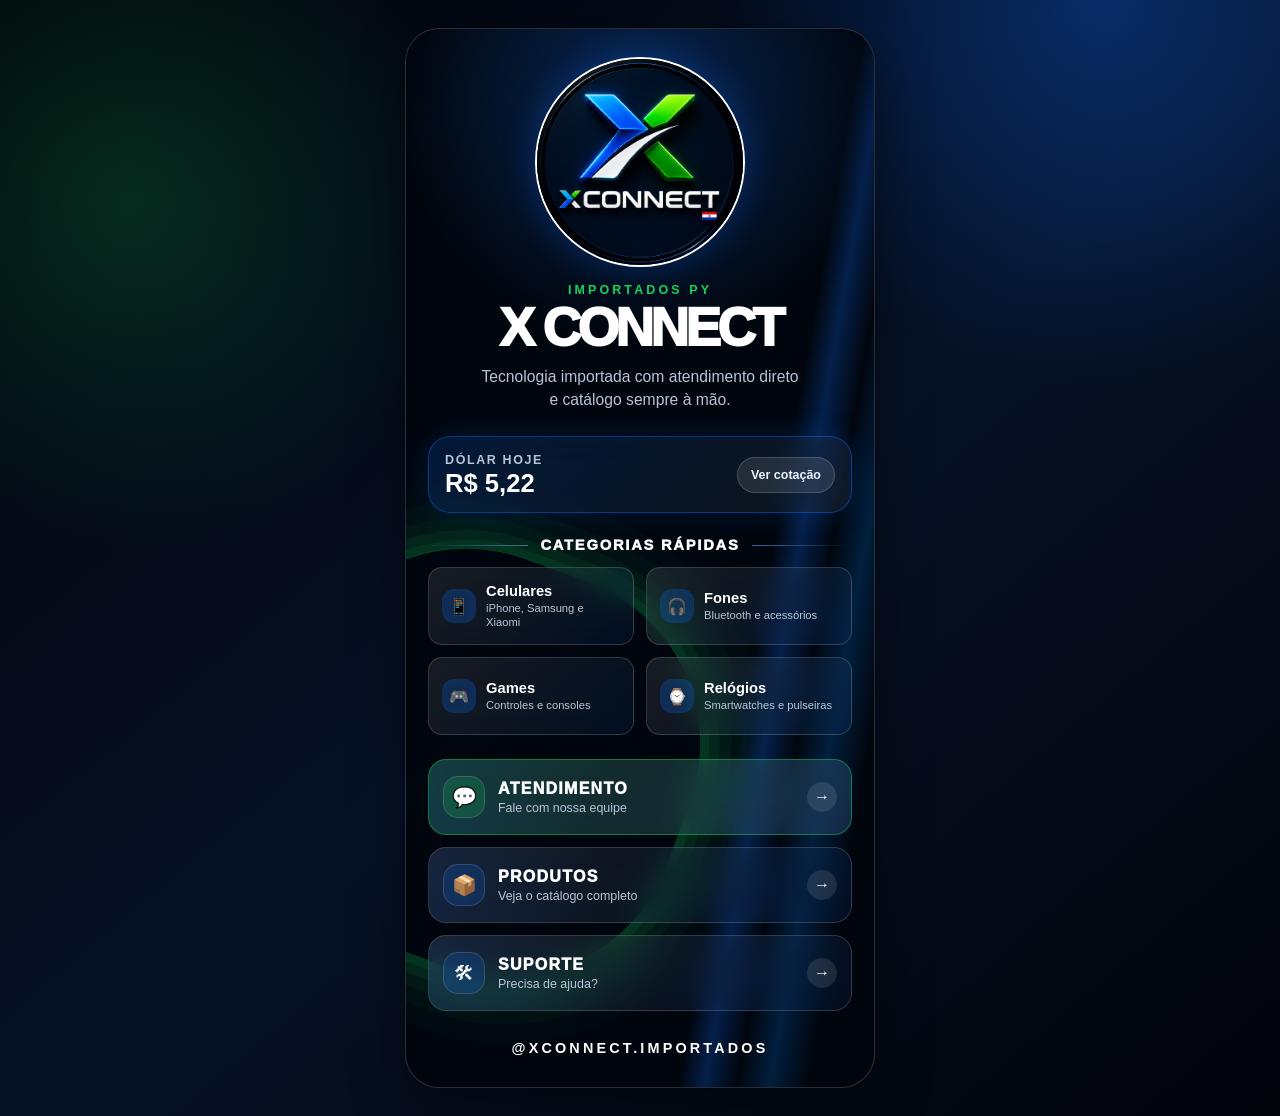
<file: hub/index.html>
<!DOCTYPE html>
<html lang="pt-BR">
<head>
  <meta charset="UTF-8" />
  <meta name="viewport" content="width=device-width, initial-scale=1.0" />
  <title>X Connect Importados PY</title>
  <link rel="stylesheet" href="/hub/css/style.css"/>
</head>
<body>
  <main class="hub">
    <section class="hub__panel" aria-labelledby="page-title">
      <header class="brand">
        <div class="brand__mark">
          <img src="../assets/xconnect-logo.png" alt="Logo X Connect Importados PY" />
        </div>

        <p class="brand__eyebrow">Importados PY</p>
        <h1 class="brand__title" id="page-title">X Connect</h1>
        <p class="brand__subtitle">Tecnologia importada com atendimento direto e catálogo sempre à mão.</p>
      </header>

      <section class="dollar-card" aria-labelledby="dollar-title">
        <div>
          <span class="dollar-card__label" id="dollar-title">Dólar hoje</span>
          <strong class="dollar-card__value">R$ 5,22</strong>
        </div>
        <a class="dollar-card__link" href="#cotacao">Ver cotação</a>
      </section>

      <section class="categories" aria-labelledby="categories-title">
        <div class="section-title">
          <span></span>
          <h2 id="categories-title">Categorias rápidas</h2>
          <span></span>
        </div>

        <div class="categories__grid">
          <a class="category-card" href="#celulares">
            <span class="category-card__icon">📱</span>
            <span class="category-card__content">
              <strong>Celulares</strong>
              <small>iPhone, Samsung e Xiaomi</small>
            </span>
          </a>

          <a class="category-card" href="#fones">
            <span class="category-card__icon">🎧</span>
            <span class="category-card__content">
              <strong>Fones</strong>
              <small>Bluetooth e acessórios</small>
            </span>
          </a>

          <a class="category-card" href="#games">
            <span class="category-card__icon">🎮</span>
            <span class="category-card__content">
              <strong>Games</strong>
              <small>Controles e consoles</small>
            </span>
          </a>

          <a class="category-card" href="#relogios">
            <span class="category-card__icon">⌚</span>
            <span class="category-card__content">
              <strong>Relógios</strong>
              <small>Smartwatches e pulseiras</small>
            </span>
          </a>
        </div>
      </section>

      <section class="actions" aria-label="Links principais">
        <a class="action-card action-card--primary" href="https://wa.me/5599999999999" target="_blank" rel="noopener">
          <span class="action-card__icon">💬</span>
          <span class="action-card__text">
            <strong>Atendimento</strong>
            <small>Fale com nossa equipe</small>
          </span>
          <span class="action-card__arrow">→</span>
        </a>

        <a class="action-card" href="/">
          <span class="action-card__icon">📦</span>
          <span class="action-card__text">
            <strong>Produtos</strong>
            <small>Veja o catálogo completo</small>
          </span>
          <span class="action-card__arrow">→</span>
        </a>

        <a class="action-card" href="#suporte">
          <span class="action-card__icon">🛠</span>
          <span class="action-card__text">
            <strong>Suporte</strong>
            <small>Precisa de ajuda?</small>
          </span>
          <span class="action-card__arrow">→</span>
        </a>
      </section>

      <footer class="footer">
        <a href="https://instagram.com/xconnect.importados" target="_blank" rel="noopener">@xconnect.importados</a>
      </footer>
    </section>
  </main>
</body>
</html>
</file>
<file: hub/css/style.css>
:root {
  --color-bg: #03050b;
  --color-panel: rgba(2, 6, 14, 0.92);
  --color-white: #ffffff;
  --color-muted: #b8c5d8;
  --color-muted-soft: #7e8ca1;
  --color-blue: #0f6dff;
  --color-blue-dark: #064397;
  --color-green: #18d25b;
  --color-border: rgba(255, 255, 255, 0.16);
  --color-border-strong: rgba(119, 178, 255, 0.55);
  --color-glass: rgba(255, 255, 255, 0.075);
  --color-glass-blue: rgba(15, 109, 255, 0.14);

  --font-main: Inter, "Segoe UI", Arial, sans-serif;

  --radius-sm: 14px;
  --radius-md: 22px;
  --radius-lg: 34px;
  --radius-pill: 999px;

  --shadow-glow: 0 0 34px rgba(15, 109, 255, 0.28);
  --shadow-card: 0 20px 55px rgba(0, 0, 0, 0.42);
}

* {
  box-sizing: border-box;
}

body {
  min-height: 100vh;
  margin: 0;
  font-family: var(--font-main);
  color: var(--color-white);
  background:
    radial-gradient(circle at 10% 18%, rgba(24, 210, 91, 0.18), transparent 22rem),
    radial-gradient(circle at 86% 0%, rgba(15, 109, 255, 0.32), transparent 24rem),
    linear-gradient(140deg, #010208 0%, #061125 52%, #02040a 100%);
}

a {
  color: inherit;
  text-decoration: none;
}

img {
  display: block;
  max-width: 100%;
}

.hub {
  min-height: 100vh;
  display: grid;
  place-items: center;
  padding: 28px 16px;
}

.hub__panel {
  position: relative;
  width: min(100%, 470px);
  min-height: 780px;
  padding: 28px 22px 30px;
  overflow: hidden;
  border: 1px solid var(--color-border);
  border-radius: var(--radius-lg);
  background: var(--color-panel);
  box-shadow: var(--shadow-card);
}

.hub__panel::before,
.hub__panel::after {
  content: "";
  position: absolute;
  pointer-events: none;
}

.hub__panel::before {
  inset: 0;
  background:
    radial-gradient(circle at 50% 7%, rgba(10, 48, 102, 0.82), transparent 15rem),
    linear-gradient(100deg, transparent 0 70%, rgba(15, 109, 255, 0.25) 74%, transparent 79%, rgba(0, 132, 255, 0.2) 84%, transparent 90%);
}

.hub__panel::after {
  left: -126px;
  bottom: 118px;
  width: 410px;
  height: 410px;
  border-radius: 42%;
  border: 1px solid rgba(24, 210, 91, 0.28);
  box-shadow:
    0 0 0 8px rgba(24, 210, 91, 0.08),
    0 0 0 18px rgba(24, 210, 91, 0.06),
    0 0 0 30px rgba(24, 210, 91, 0.045),
    0 0 0 46px rgba(24, 210, 91, 0.03),
    0 0 0 66px rgba(24, 210, 91, 0.02);
  transform: rotate(20deg);
}

.brand,
.dollar-card,
.categories,
.actions,
.footer {
  position: relative;
  z-index: 1;
}

.brand {
  text-align: center;
}

.brand__mark {
  width: 210px;
  height: 210px;
  margin: 0 auto 16px;
  display: grid;
  place-items: center;
  overflow: hidden;
  border: 2px solid var(--color-white);
  border-radius: 50%;
  background: radial-gradient(circle, #06152a, #020407);
  box-shadow:
    var(--shadow-glow),
    inset 0 0 42px rgba(15, 109, 255, 0.16);
}

.brand__mark img {
  width: 122%;
  height: 122%;
  object-fit: cover;
}

.brand__eyebrow {
  margin: 0;
  color: var(--color-green);
  font-size: 0.78rem;
  font-weight: 900;
  letter-spacing: 0.25em;
  text-transform: uppercase;
}

.brand__title {
  margin: 6px 0 0;
  font-size: 3.35rem;
  line-height: 0.92;
  font-weight: 950;
  letter-spacing: -0.07em;
  text-transform: uppercase;
}

.brand__subtitle {
  width: min(330px, 100%);
  margin: 14px auto 0;
  color: var(--color-muted);
  font-size: 0.98rem;
  line-height: 1.45;
}

.dollar-card {
  margin: 24px 0;
  padding: 16px;
  display: flex;
  align-items: center;
  justify-content: space-between;
  gap: 14px;
  border: 1px solid rgba(15, 109, 255, 0.42);
  border-radius: var(--radius-md);
  background: linear-gradient(135deg, rgba(15, 109, 255, 0.18), rgba(255, 255, 255, 0.055));
  backdrop-filter: blur(18px);
  box-shadow: 0 0 30px rgba(15, 109, 255, 0.16);
}

.dollar-card__label {
  display: block;
  color: var(--color-muted);
  font-size: 0.78rem;
  font-weight: 900;
  letter-spacing: 0.13em;
  text-transform: uppercase;
}

.dollar-card__value {
  display: block;
  margin-top: 4px;
  font-size: 1.6rem;
  line-height: 1;
}

.dollar-card__link {
  padding: 10px 13px;
  border: 1px solid rgba(255, 255, 255, 0.16);
  border-radius: var(--radius-pill);
  background: rgba(255, 255, 255, 0.1);
  color: #eaf3ff;
  font-size: 0.78rem;
  font-weight: 900;
  white-space: nowrap;
}

.section-title {
  margin-bottom: 14px;
  display: grid;
  grid-template-columns: 1fr auto 1fr;
  gap: 12px;
  align-items: center;
}

.section-title span {
  height: 1px;
  background: linear-gradient(90deg, transparent, rgba(119, 178, 255, 0.55));
}

.section-title span:last-child {
  background: linear-gradient(90deg, rgba(119, 178, 255, 0.55), transparent);
}

.section-title h2 {
  margin: 0;
  font-size: 0.92rem;
  font-weight: 950;
  letter-spacing: 0.12em;
  text-transform: uppercase;
}

.categories__grid {
  display: grid;
  grid-template-columns: repeat(2, minmax(0, 1fr));
  gap: 12px;
}

.category-card {
  min-height: 78px;
  padding: 13px;
  display: flex;
  align-items: center;
  gap: 10px;
  border: 1px solid var(--color-border);
  border-radius: var(--radius-sm);
  background:
    linear-gradient(135deg, rgba(255, 255, 255, 0.09), rgba(15, 109, 255, 0.08));
  backdrop-filter: blur(14px);
  transition: transform 180ms ease, border-color 180ms ease, box-shadow 180ms ease;
}

.category-card:hover {
  transform: translateY(-2px);
  border-color: var(--color-border-strong);
  box-shadow: 0 0 24px rgba(15, 109, 255, 0.2);
}

.category-card__icon {
  width: 34px;
  height: 34px;
  display: grid;
  place-items: center;
  flex: 0 0 auto;
  border-radius: 12px;
  background: rgba(15, 109, 255, 0.18);
  box-shadow: inset 0 0 18px rgba(15, 109, 255, 0.16);
}

.category-card__content {
  min-width: 0;
  display: grid;
  gap: 2px;
}

.category-card__content strong {
  font-size: 0.92rem;
  line-height: 1;
}

.category-card__content small {
  color: var(--color-muted);
  font-size: 0.7rem;
  line-height: 1.25;
}

.actions {
  margin-top: 24px;
  display: grid;
  gap: 12px;
}

.action-card {
  position: relative;
  min-height: 76px;
  padding: 13px 14px;
  display: grid;
  grid-template-columns: auto 1fr auto;
  align-items: center;
  gap: 13px;
  overflow: hidden;
  border: 1px solid var(--color-border);
  border-radius: 18px;
  background:
    linear-gradient(135deg, rgba(255, 255, 255, 0.09), rgba(15, 109, 255, 0.08));
  backdrop-filter: blur(16px);
  transition: transform 180ms ease, border-color 180ms ease, box-shadow 180ms ease;
}

.action-card::before {
  content: "";
  position: absolute;
  inset: 0;
  width: 42%;
  background: linear-gradient(90deg, rgba(15, 109, 255, 0.22), transparent);
  opacity: 0.55;
}

.action-card:hover {
  transform: translateY(-2px);
  border-color: var(--color-border-strong);
  box-shadow: 0 0 28px rgba(15, 109, 255, 0.25);
}

.action-card--primary {
  border-color: rgba(24, 210, 91, 0.45);
  background:
    linear-gradient(135deg, rgba(24, 210, 91, 0.16), rgba(15, 109, 255, 0.1)),
    rgba(255, 255, 255, 0.075);
}

.action-card__icon,
.action-card__text,
.action-card__arrow {
  position: relative;
  z-index: 1;
}

.action-card__icon {
  width: 42px;
  height: 42px;
  display: grid;
  place-items: center;
  border: 1px solid rgba(255, 255, 255, 0.14);
  border-radius: 15px;
  background: rgba(15, 109, 255, 0.18);
  font-size: 1.25rem;
}

.action-card--primary .action-card__icon {
  background: rgba(24, 210, 91, 0.18);
}

.action-card__text {
  display: grid;
  gap: 3px;
}

.action-card__text strong {
  font-size: 1rem;
  font-weight: 950;
  letter-spacing: 0.08em;
  text-transform: uppercase;
}

.action-card__text small {
  color: var(--color-muted);
  font-size: 0.78rem;
}

.action-card__arrow {
  width: 30px;
  height: 30px;
  display: grid;
  place-items: center;
  border-radius: 50%;
  color: var(--color-white);
  background: rgba(255, 255, 255, 0.1);
  font-weight: 900;
}

.footer {
  margin-top: 28px;
  text-align: center;
}

.footer a {
  color: var(--color-white);
  font-size: 0.9rem;
  font-weight: 850;
  letter-spacing: 0.22em;
  text-transform: uppercase;
}

@media (max-width: 480px) {
  .hub {
    padding: 0;
  }

  .hub__panel {
    width: 100%;
    min-height: 100vh;
    border: 0;
    border-radius: 0;
  }

  .brand__mark {
    width: 184px;
    height: 184px;
  }

  .brand__title {
    font-size: 2.85rem;
  }

  .categories__grid {
    grid-template-columns: 1fr;
  }
}
</file>
<file: hub/css/hub_style.css>
:root {
  --color-bg: #03050b;
  --color-panel: rgba(2, 6, 14, 0.92);
  --color-white: #ffffff;
  --color-muted: #b8c5d8;
  --color-muted-soft: #7e8ca1;
  --color-blue: #0f6dff;
  --color-blue-dark: #064397;
  --color-green: #18d25b;
  --color-border: rgba(255, 255, 255, 0.16);
  --color-border-strong: rgba(119, 178, 255, 0.55);
  --color-glass: rgba(255, 255, 255, 0.075);
  --color-glass-blue: rgba(15, 109, 255, 0.14);

  --font-main: Inter, "Segoe UI", Arial, sans-serif;

  --radius-sm: 14px;
  --radius-md: 22px;
  --radius-lg: 34px;
  --radius-pill: 999px;

  --shadow-glow: 0 0 34px rgba(15, 109, 255, 0.28);
  --shadow-card: 0 20px 55px rgba(0, 0, 0, 0.42);
}

* {
  box-sizing: border-box;
}

body {
  min-height: 100vh;
  margin: 0;
  font-family: var(--font-main);
  color: var(--color-white);
  background:
    radial-gradient(circle at 10% 18%, rgba(24, 210, 91, 0.18), transparent 22rem),
    radial-gradient(circle at 86% 0%, rgba(15, 109, 255, 0.32), transparent 24rem),
    linear-gradient(140deg, #010208 0%, #061125 52%, #02040a 100%);
}

a {
  color: inherit;
  text-decoration: none;
}

img {
  display: block;
  max-width: 100%;
}

.hub {
  min-height: 100vh;
  display: grid;
  place-items: center;
  padding: 28px 16px;
}

.hub__panel {
  position: relative;
  width: min(100%, 470px);
  min-height: 780px;
  padding: 28px 22px 30px;
  overflow: hidden;
  border: 1px solid var(--color-border);
  border-radius: var(--radius-lg);
  background: var(--color-panel);
  box-shadow: var(--shadow-card);
}

.hub__panel::before,
.hub__panel::after {
  content: "";
  position: absolute;
  pointer-events: none;
}

.hub__panel::before {
  inset: 0;
  background:
    radial-gradient(circle at 50% 7%, rgba(10, 48, 102, 0.82), transparent 15rem),
    linear-gradient(100deg, transparent 0 70%, rgba(15, 109, 255, 0.25) 74%, transparent 79%, rgba(0, 132, 255, 0.2) 84%, transparent 90%);
}

.hub__panel::after {
  left: -126px;
  bottom: 118px;
  width: 410px;
  height: 410px;
  border-radius: 42%;
  border: 1px solid rgba(24, 210, 91, 0.28);
  box-shadow:
    0 0 0 8px rgba(24, 210, 91, 0.08),
    0 0 0 18px rgba(24, 210, 91, 0.06),
    0 0 0 30px rgba(24, 210, 91, 0.045),
    0 0 0 46px rgba(24, 210, 91, 0.03),
    0 0 0 66px rgba(24, 210, 91, 0.02);
  transform: rotate(20deg);
}

.brand,
.dollar-card,
.categories,
.actions,
.footer {
  position: relative;
  z-index: 1;
}

.brand {
  text-align: center;
}

.brand__mark {
  width: 210px;
  height: 210px;
  margin: 0 auto 16px;
  display: grid;
  place-items: center;
  overflow: hidden;
  border: 2px solid var(--color-white);
  border-radius: 50%;
  background: radial-gradient(circle, #06152a, #020407);
  box-shadow:
    var(--shadow-glow),
    inset 0 0 42px rgba(15, 109, 255, 0.16);
}

.brand__mark img {
  width: 122%;
  height: 122%;
  object-fit: cover;
}

.brand__eyebrow {
  margin: 0;
  color: var(--color-green);
  font-size: 0.78rem;
  font-weight: 900;
  letter-spacing: 0.25em;
  text-transform: uppercase;
}

.brand__title {
  margin: 6px 0 0;
  font-size: 3.35rem;
  line-height: 0.92;
  font-weight: 950;
  letter-spacing: -0.07em;
  text-transform: uppercase;
}

.brand__subtitle {
  width: min(330px, 100%);
  margin: 14px auto 0;
  color: var(--color-muted);
  font-size: 0.98rem;
  line-height: 1.45;
}

.dollar-card {
  margin: 24px 0;
  padding: 16px;
  display: flex;
  align-items: center;
  justify-content: space-between;
  gap: 14px;
  border: 1px solid rgba(15, 109, 255, 0.42);
  border-radius: var(--radius-md);
  background: linear-gradient(135deg, rgba(15, 109, 255, 0.18), rgba(255, 255, 255, 0.055));
  backdrop-filter: blur(18px);
  box-shadow: 0 0 30px rgba(15, 109, 255, 0.16);
}

.dollar-card__label {
  display: block;
  color: var(--color-muted);
  font-size: 0.78rem;
  font-weight: 900;
  letter-spacing: 0.13em;
  text-transform: uppercase;
}

.dollar-card__value {
  display: block;
  margin-top: 4px;
  font-size: 1.6rem;
  line-height: 1;
}

.dollar-card__link {
  padding: 10px 13px;
  border: 1px solid rgba(255, 255, 255, 0.16);
  border-radius: var(--radius-pill);
  background: rgba(255, 255, 255, 0.1);
  color: #eaf3ff;
  font-size: 0.78rem;
  font-weight: 900;
  white-space: nowrap;
}

.section-title {
  margin-bottom: 14px;
  display: grid;
  grid-template-columns: 1fr auto 1fr;
  gap: 12px;
  align-items: center;
}

.section-title span {
  height: 1px;
  background: linear-gradient(90deg, transparent, rgba(119, 178, 255, 0.55));
}

.section-title span:last-child {
  background: linear-gradient(90deg, rgba(119, 178, 255, 0.55), transparent);
}

.section-title h2 {
  margin: 0;
  font-size: 0.92rem;
  font-weight: 950;
  letter-spacing: 0.12em;
  text-transform: uppercase;
}

.categories__grid {
  display: grid;
  grid-template-columns: repeat(2, minmax(0, 1fr));
  gap: 12px;
}

.category-card {
  min-height: 78px;
  padding: 13px;
  display: flex;
  align-items: center;
  gap: 10px;
  border: 1px solid var(--color-border);
  border-radius: var(--radius-sm);
  background:
    linear-gradient(135deg, rgba(255, 255, 255, 0.09), rgba(15, 109, 255, 0.08));
  backdrop-filter: blur(14px);
  transition: transform 180ms ease, border-color 180ms ease, box-shadow 180ms ease;
}

.category-card:hover {
  transform: translateY(-2px);
  border-color: var(--color-border-strong);
  box-shadow: 0 0 24px rgba(15, 109, 255, 0.2);
}

.category-card__icon {
  width: 34px;
  height: 34px;
  display: grid;
  place-items: center;
  flex: 0 0 auto;
  border-radius: 12px;
  background: rgba(15, 109, 255, 0.18);
  box-shadow: inset 0 0 18px rgba(15, 109, 255, 0.16);
}

.category-card__content {
  min-width: 0;
  display: grid;
  gap: 2px;
}

.category-card__content strong {
  font-size: 0.92rem;
  line-height: 1;
}

.category-card__content small {
  color: var(--color-muted);
  font-size: 0.7rem;
  line-height: 1.25;
}

.actions {
  margin-top: 24px;
  display: grid;
  gap: 12px;
}

.action-card {
  position: relative;
  min-height: 76px;
  padding: 13px 14px;
  display: grid;
  grid-template-columns: auto 1fr auto;
  align-items: center;
  gap: 13px;
  overflow: hidden;
  border: 1px solid var(--color-border);
  border-radius: 18px;
  background:
    linear-gradient(135deg, rgba(255, 255, 255, 0.09), rgba(15, 109, 255, 0.08));
  backdrop-filter: blur(16px);
  transition: transform 180ms ease, border-color 180ms ease, box-shadow 180ms ease;
}

.action-card::before {
  content: "";
  position: absolute;
  inset: 0;
  width: 42%;
  background: linear-gradient(90deg, rgba(15, 109, 255, 0.22), transparent);
  opacity: 0.55;
}

.action-card:hover {
  transform: translateY(-2px);
  border-color: var(--color-border-strong);
  box-shadow: 0 0 28px rgba(15, 109, 255, 0.25);
}

.action-card--primary {
  border-color: rgba(24, 210, 91, 0.45);
  background:
    linear-gradient(135deg, rgba(24, 210, 91, 0.16), rgba(15, 109, 255, 0.1)),
    rgba(255, 255, 255, 0.075);
}

.action-card__icon,
.action-card__text,
.action-card__arrow {
  position: relative;
  z-index: 1;
}

.action-card__icon {
  width: 42px;
  height: 42px;
  display: grid;
  place-items: center;
  border: 1px solid rgba(255, 255, 255, 0.14);
  border-radius: 15px;
  background: rgba(15, 109, 255, 0.18);
  font-size: 1.25rem;
}

.action-card--primary .action-card__icon {
  background: rgba(24, 210, 91, 0.18);
}

.action-card__text {
  display: grid;
  gap: 3px;
}

.action-card__text strong {
  font-size: 1rem;
  font-weight: 950;
  letter-spacing: 0.08em;
  text-transform: uppercase;
}

.action-card__text small {
  color: var(--color-muted);
  font-size: 0.78rem;
}

.action-card__arrow {
  width: 30px;
  height: 30px;
  display: grid;
  place-items: center;
  border-radius: 50%;
  color: var(--color-white);
  background: rgba(255, 255, 255, 0.1);
  font-weight: 900;
}

.footer {
  margin-top: 28px;
  text-align: center;
}

.footer a {
  color: var(--color-white);
  font-size: 0.9rem;
  font-weight: 850;
  letter-spacing: 0.22em;
  text-transform: uppercase;
}

@media (max-width: 480px) {
  .hub {
    padding: 0;
  }

  .hub__panel {
    width: 100%;
    min-height: 100vh;
    border: 0;
    border-radius: 0;
  }

  .brand__mark {
    width: 184px;
    height: 184px;
  }

  .brand__title {
    font-size: 2.85rem;
  }

  .categories__grid {
    grid-template-columns: 1fr;
  }
}
</file>
